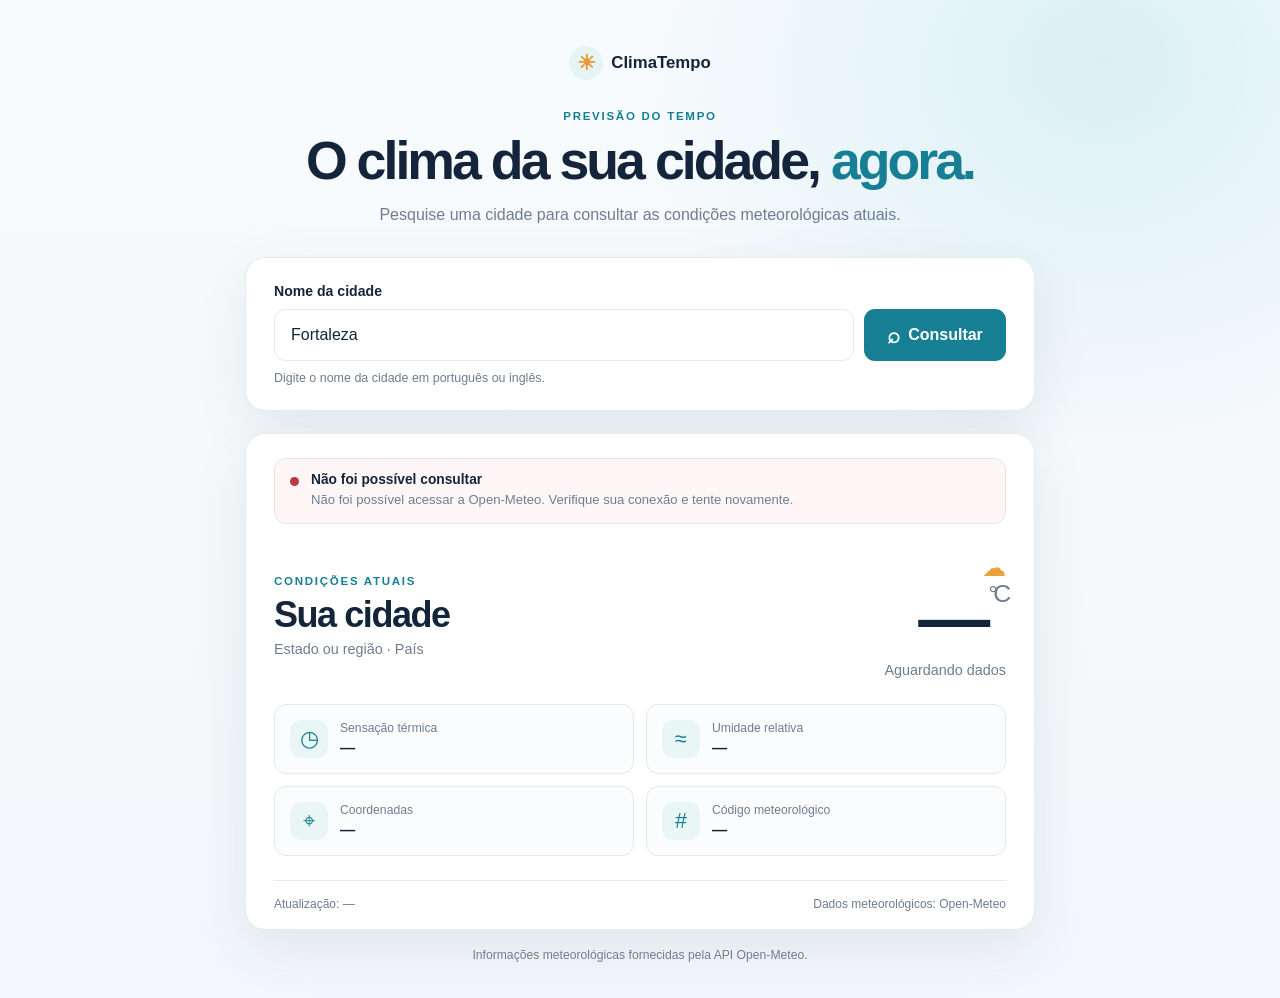
<file: Atd 2/index.html>
<!DOCTYPE html>
<html lang="pt-BR">
  <head>
    <meta charset="UTF-8" />
    <meta http-equiv="refresh" content="0; url=climaTempo.html" />
    <meta name="viewport" content="width=device-width, initial-scale=1.0" />
    <title>ClimaTempo</title>
  </head>
  <body>
    <p>
      Abrindo o ClimaTempo.
      <a href="climaTempo.html">Clique aqui se a página não abrir automaticamente.</a>
    </p>
  </body>
</html>
</file>
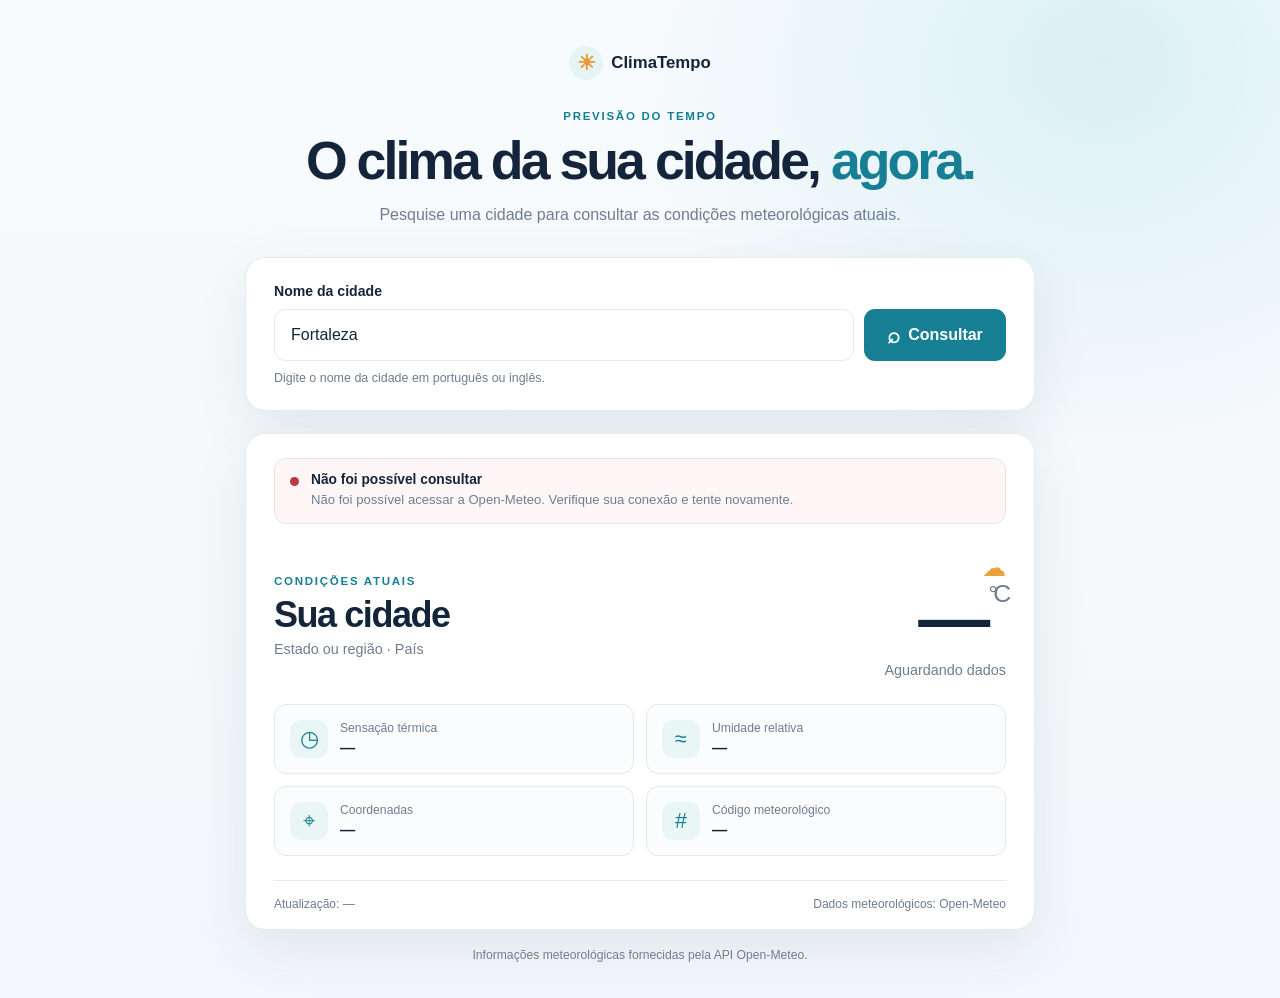
<file: Atd 2/climaTempo.html>
<!DOCTYPE html>
<html lang="pt-BR">
  <head>
    <meta charset="UTF-8" />
    <meta name="viewport" content="width=device-width, initial-scale=1.0" />
    <meta
      name="description"
      content="Consulte as condições meteorológicas atuais de uma cidade."
    />
    <title>ClimaTempo | Clima atual</title>
    <link rel="stylesheet" href="style.css" />
    <script defer src="script.js"></script>
  </head>
  <body>
    <main class="pagina">
      <header class="cabecalho">
        <a class="marca" href="climaTempo.html" aria-label="ClimaTempo, página inicial">
          <span class="marca-icone" aria-hidden="true">☀</span>
          <span>ClimaTempo</span>
        </a>
        <p class="etiqueta">PREVISÃO DO TEMPO</p>
        <h1>O clima da sua cidade, <span>agora.</span></h1>
        <p class="introducao">
          Pesquise uma cidade para consultar as condições meteorológicas atuais.
        </p>
      </header>

      <section class="busca-cartao" aria-label="Consultar cidade">
        <form id="formularioCidade" novalidate>
          <label for="cidade">Nome da cidade</label>
          <div class="busca-linha">
            <input
              id="cidade"
              name="cidade"
              type="text"
              placeholder="Ex.: Fortaleza"
              autocomplete="address-level2"
              aria-describedby="dica-cidade"
            />
            <button id="botaoConsultar" type="submit">
              <span class="icone-busca" aria-hidden="true">⌕</span>
              <span>Consultar</span>
            </button>
          </div>
          <p id="dica-cidade" class="dica">Digite o nome da cidade em português ou inglês.</p>
        </form>
      </section>

      <section
        class="resultado"
        aria-labelledby="titulo-resultado"
        aria-live="polite"
        aria-busy="false"
      >
        <div class="estado" id="painelStatus" data-status="idle">
          <span class="estado-ponto" aria-hidden="true"></span>
          <div>
            <p class="estado-titulo" id="statusConsulta">Aguardando consulta</p>
            <p class="estado-mensagem" id="mensagem">
              Informe uma cidade para ver os dados meteorológicos.
            </p>
          </div>
        </div>

        <div class="clima-cabecalho">
          <div>
            <p class="etiqueta">CONDIÇÕES ATUAIS</p>
            <h2 id="titulo-resultado">
              <span id="nomeCidade">Sua cidade</span>
            </h2>
            <p class="localizacao" id="localizacao">Estado ou região · País</p>
          </div>
          <div class="temperatura-bloco">
            <span class="temperatura-icone" id="iconeClima" aria-hidden="true">☁</span>
            <p class="temperatura" id="temperatura">—<span>°C</span></p>
            <p class="descricao-clima" id="descricaoClima">Aguardando dados</p>
          </div>
        </div>

        <div class="detalhes">
          <article class="detalhe">
            <span class="detalhe-icone" aria-hidden="true">◷</span>
            <div>
              <p class="detalhe-rotulo">Sensação térmica</p>
              <p class="detalhe-valor" id="sensacaoTermica">—</p>
            </div>
          </article>
          <article class="detalhe">
            <span class="detalhe-icone" aria-hidden="true">≈</span>
            <div>
              <p class="detalhe-rotulo">Umidade relativa</p>
              <p class="detalhe-valor" id="umidade">—</p>
            </div>
          </article>
          <article class="detalhe">
            <span class="detalhe-icone" aria-hidden="true">⌖</span>
            <div>
              <p class="detalhe-rotulo">Coordenadas</p>
              <p class="detalhe-valor" id="coordenadas">—</p>
            </div>
          </article>
          <article class="detalhe">
            <span class="detalhe-icone" aria-hidden="true">#</span>
            <div>
              <p class="detalhe-rotulo">Código meteorológico</p>
              <p class="detalhe-valor" id="codigoClima">—</p>
            </div>
          </article>
        </div>

        <footer class="rodape">
          <span>Atualização: <time id="atualizacao">—</time></span>
          <span>Dados meteorológicos: Open-Meteo</span>
        </footer>
      </section>

      <p class="credito">Informações meteorológicas fornecidas pela API Open-Meteo.</p>
    </main>
  </body>
</html>
</file>
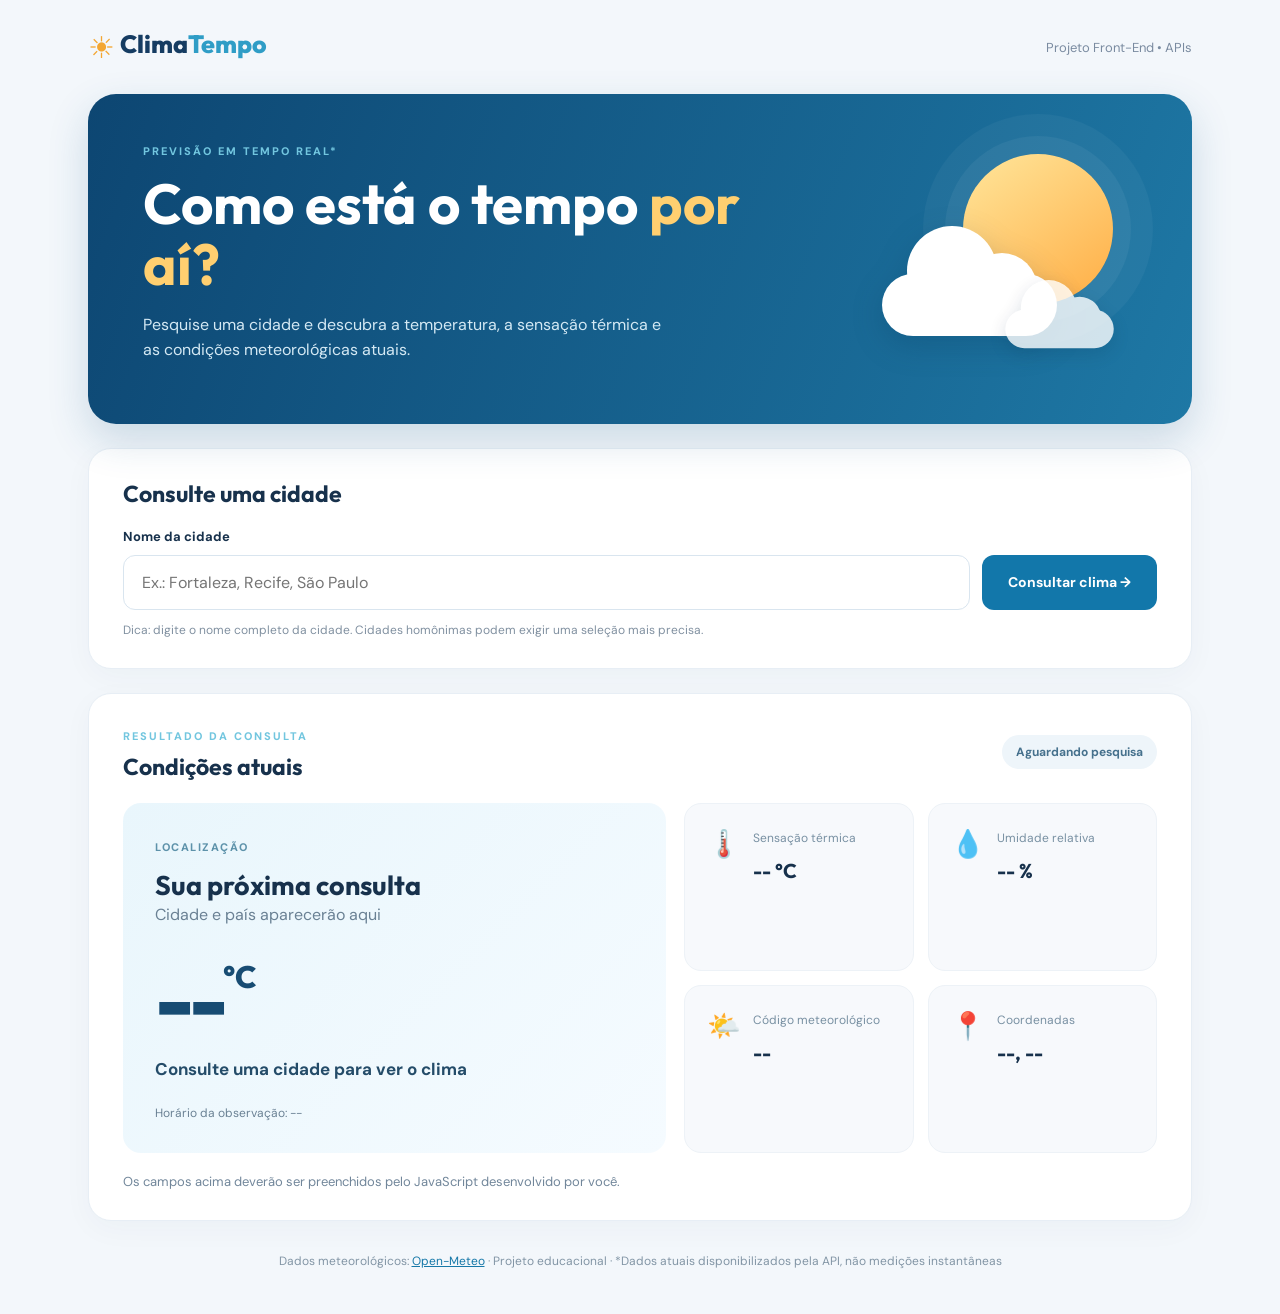
<file: Atd 3/climaTempo.html>
<!DOCTYPE html>
<html lang="pt-br">
<head>
  <meta charset="UTF-8">
  <meta name="viewport" content="width=device-width, initial-scale=1.0">
  <meta name="description" content="Consulta de condições meteorológicas por cidade.">
  <title>ClimaTempo | Consulte o tempo na sua cidade</title>
  <link rel="stylesheet" href="style.css">
  <script src="script.js" defer></script>
</head>
<body>
  <div class="page-shell">
    <header class="topbar"><a class="brand" href="climaTempo.html" aria-label="ClimaTempo, página inicial"><span class="brand-icon">☀</span> Clima<span>Tempo</span></a><span class="topbar-label">Projeto Front-End • APIs</span></header>
    <main>
      <section class="hero" aria-labelledby="titulo"><div class="hero-copy"><span class="eyebrow">PREVISÃO EM TEMPO REAL*</span><h1 id="titulo">Como está o tempo <em>por aí?</em></h1><p>Pesquise uma cidade e descubra a temperatura, a sensação térmica e as condições meteorológicas atuais.</p></div><div class="hero-art" aria-hidden="true"><div class="sun"></div><div class="cloud cloud-one"></div><div class="cloud cloud-two"></div></div></section>
      <section class="search-panel" aria-labelledby="titulo-busca"><h2 id="titulo-busca">Consulte uma cidade</h2><form id="consultaClima"><label for="cidade">Nome da cidade</label><div class="search-row"><input id="cidade" name="cidade" type="search" placeholder="Ex.: Fortaleza, Recife, São Paulo" autocomplete="address-level2" required><button id="botao" type="submit">Consultar clima <span aria-hidden="true">→</span></button></div></form><p class="hint">Dica: digite o nome completo da cidade. Cidades homônimas podem exigir uma seleção mais precisa.</p></section>
      <section class="results" id="resultado" aria-labelledby="titulo-resultado"><div class="section-heading"><div><span class="eyebrow">RESULTADO DA CONSULTA</span><h2 id="titulo-resultado">Condições atuais</h2></div><span class="live-tag" id="statusConsulta" role="status" aria-live="polite">Aguardando pesquisa</span></div>
        <div class="weather-grid"><article class="weather-main"><span class="card-caption">LOCALIZAÇÃO</span><h3 id="nomeCidade">Sua próxima consulta</h3><p id="localizacao">Cidade e país aparecerão aqui</p><div class="temp-line"><span id="temperatura">--</span><span class="degree">°C</span></div><p class="condition" id="descricaoClima">Consulte uma cidade para ver o clima</p><p class="updated" id="atualizacao">Horário da observação: --</p></article>
        <div class="metrics"><article class="metric"><span class="metric-icon">🌡️</span><div><p>Sensação térmica</p><strong id="sensacaoTermica">-- °C</strong></div></article><article class="metric"><span class="metric-icon">💧</span><div><p>Umidade relativa</p><strong id="umidade">-- %</strong></div></article><article class="metric"><span class="metric-icon">🌤️</span><div><p>Código meteorológico</p><strong id="codigoClima">--</strong></div></article><article class="metric"><span class="metric-icon">📍</span><div><p>Coordenadas</p><strong id="coordenadas">--, --</strong></div></article></div></div>
        <p id="mensagem" class="message" role="alert" aria-live="assertive">Os campos acima deverão ser preenchidos pelo JavaScript desenvolvido por você.</p>
      </section>
    </main><footer>Dados meteorológicos: <a href="https://open-meteo.com/" target="_blank" rel="noopener noreferrer">Open-Meteo</a> · Projeto educacional · *Dados atuais disponibilizados pela API, não medições instantâneas</footer>
  </div>
</body>
</html>
</file>
<file: Atd 2/style.css>
:root {
  color-scheme: light;
  --cor-fundo: #f3f7fb;
  --cor-superficie: #ffffff;
  --cor-texto: #14243a;
  --cor-secundaria: #6e7d91;
  --cor-primaria: #167f93;
  --cor-primaria-escura: #0e6879;
  --cor-borda: #e2eaf0;
  --cor-sucesso: #18845d;
  --cor-erro: #b63a45;
  --sombra: 0 18px 55px rgb(34 60 82 / 9%);
}

* {
  box-sizing: border-box;
}

body {
  min-width: 320px;
  min-height: 100vh;
  margin: 0;
  padding: 46px 20px 36px;
  background:
    radial-gradient(ellipse at 86% 6%, rgb(118 204 218 / 23%), transparent 30%),
    linear-gradient(180deg, #f8fbfd 0%, var(--cor-fundo) 100%);
  color: var(--cor-texto);
  font-family: Inter, "Segoe UI", Arial, sans-serif;
}

.pagina {
  width: min(100%, 790px);
  margin: 0 auto;
}

.cabecalho {
  margin-bottom: 30px;
  text-align: center;
}

.marca {
  display: inline-flex;
  align-items: center;
  gap: 8px;
  margin-bottom: 30px;
  color: var(--cor-texto);
  font-size: 1.05rem;
  font-weight: 750;
  text-decoration: none;
}

.marca-icone {
  display: grid;
  width: 34px;
  height: 34px;
  place-items: center;
  border-radius: 50%;
  background: #e6f4f4;
  color: #e89a35;
  font-size: 1.3rem;
}

.etiqueta {
  margin: 0 0 10px;
  color: var(--cor-primaria);
  font-size: 0.72rem;
  font-weight: 800;
  letter-spacing: 0.15em;
}

h1,
h2,
p {
  margin-top: 0;
}

h1 {
  margin-bottom: 12px;
  font-size: clamp(2.1rem, 6vw, 3.35rem);
  letter-spacing: -0.055em;
  line-height: 1.08;
}

h1 span {
  color: var(--cor-primaria);
}

.introducao {
  margin: 0;
  color: var(--cor-secundaria);
  font-size: 1rem;
  line-height: 1.6;
}

.busca-cartao,
.resultado {
  border: 1px solid rgb(226 234 240 / 90%);
  border-radius: 20px;
  background: var(--cor-superficie);
  box-shadow: var(--sombra);
}

.busca-cartao {
  padding: 25px 28px;
}

label {
  display: block;
  margin-bottom: 10px;
  font-size: 0.88rem;
  font-weight: 700;
}

.busca-linha {
  display: flex;
  gap: 10px;
}

input {
  width: 100%;
  min-width: 0;
  height: 52px;
  padding: 0 16px;
  border: 1px solid var(--cor-borda);
  border-radius: 11px;
  outline: 0;
  color: var(--cor-texto);
  font: inherit;
  transition: border-color 150ms ease, box-shadow 150ms ease;
}

input::placeholder {
  color: #a4afbd;
}

input:focus {
  border-color: var(--cor-primaria);
  box-shadow: 0 0 0 3px rgb(22 127 147 / 12%);
}

button {
  display: inline-flex;
  flex: 0 0 auto;
  align-items: center;
  justify-content: center;
  gap: 8px;
  min-width: 142px;
  padding: 0 18px;
  border: 0;
  border-radius: 11px;
  background: var(--cor-primaria);
  color: white;
  cursor: pointer;
  font: inherit;
  font-weight: 700;
  transition: background-color 150ms ease, opacity 150ms ease;
}

button:hover:not(:disabled) {
  background: var(--cor-primaria-escura);
}

button:focus-visible {
  outline: 3px solid rgb(22 127 147 / 28%);
  outline-offset: 3px;
}

button:disabled {
  cursor: wait;
  opacity: 0.72;
}

.icone-busca {
  font-size: 1.35rem;
  line-height: 0.8;
}

.dica {
  margin: 10px 0 0;
  color: var(--cor-secundaria);
  font-size: 0.78rem;
}

.resultado {
  margin-top: 22px;
  padding: 24px 28px 0;
}

.estado {
  display: flex;
  align-items: flex-start;
  gap: 12px;
  padding: 13px 15px;
  border: 1px solid var(--cor-borda);
  border-radius: 12px;
  background: #f8fafc;
}

.estado-ponto {
  width: 9px;
  height: 9px;
  flex: 0 0 auto;
  margin-top: 5px;
  border-radius: 50%;
  background: #9aa8b9;
}

.estado-titulo,
.estado-mensagem {
  margin: 0;
}

.estado-titulo {
  font-size: 0.86rem;
  font-weight: 750;
}

.estado-mensagem {
  margin-top: 3px;
  color: var(--cor-secundaria);
  font-size: 0.82rem;
  line-height: 1.45;
}

.estado[data-status="loading"] .estado-ponto {
  background: #e2a632;
  animation: pulsar 1s ease-in-out infinite;
}

.estado[data-status="success"] {
  border-color: #d7eee5;
  background: #f3fbf7;
}

.estado[data-status="success"] .estado-ponto {
  background: var(--cor-sucesso);
}

.estado[data-status="error"] {
  border-color: #f2dfe1;
  background: #fff7f7;
}

.estado[data-status="error"] .estado-ponto {
  background: var(--cor-erro);
}

.clima-cabecalho {
  display: flex;
  align-items: center;
  justify-content: space-between;
  gap: 20px;
  padding: 30px 0 26px;
}

.clima-cabecalho .etiqueta {
  margin-bottom: 7px;
}

h2 {
  margin-bottom: 5px;
  font-size: clamp(1.65rem, 4vw, 2.25rem);
  letter-spacing: -0.04em;
}

.localizacao {
  margin-bottom: 0;
  color: var(--cor-secundaria);
  font-size: 0.9rem;
}

.temperatura-bloco {
  min-width: 180px;
  text-align: right;
}

.temperatura-icone {
  color: #e8a237;
  font-size: 1.5rem;
}

.temperatura {
  margin: 0;
  font-size: clamp(3rem, 9vw, 4.5rem);
  font-weight: 650;
  letter-spacing: -0.07em;
  line-height: 1;
}

.temperatura span {
  margin-left: 3px;
  color: var(--cor-secundaria);
  font-size: 1.55rem;
  font-weight: 450;
  vertical-align: top;
}

.descricao-clima {
  margin: 8px 0 0;
  color: var(--cor-secundaria);
  font-size: 0.9rem;
}

.detalhes {
  display: grid;
  grid-template-columns: repeat(2, minmax(0, 1fr));
  gap: 12px;
  padding-bottom: 24px;
}

.detalhe {
  display: flex;
  align-items: center;
  gap: 12px;
  min-width: 0;
  padding: 15px;
  border: 1px solid var(--cor-borda);
  border-radius: 12px;
  background: #fbfcfe;
}

.detalhe-icone {
  display: grid;
  width: 38px;
  height: 38px;
  flex: 0 0 auto;
  place-items: center;
  border-radius: 11px;
  background: #eaf5f6;
  color: var(--cor-primaria);
  font-size: 1.35rem;
}

.detalhe-rotulo {
  margin: 0 0 4px;
  color: var(--cor-secundaria);
  font-size: 0.76rem;
}

.detalhe-valor {
  overflow-wrap: anywhere;
  margin: 0;
  font-size: 0.95rem;
  font-weight: 700;
  font-variant-numeric: tabular-nums;
}

.rodape {
  display: flex;
  justify-content: space-between;
  gap: 12px;
  padding: 16px 0 18px;
  border-top: 1px solid var(--cor-borda);
  color: var(--cor-secundaria);
  font-size: 0.75rem;
}

.credito {
  margin: 18px 0 0;
  color: var(--cor-secundaria);
  font-size: 0.76rem;
  text-align: center;
}

@keyframes pulsar {
  50% {
    opacity: 0.35;
  }
}

@media (max-width: 560px) {
  body {
    padding: 28px 14px;
  }

  .marca {
    margin-bottom: 24px;
  }

  .busca-cartao {
    padding: 20px;
  }

  .busca-linha {
    flex-direction: column;
  }

  button {
    min-height: 50px;
  }

  .resultado {
    padding: 18px 18px 0;
  }

  .clima-cabecalho {
    align-items: flex-start;
  }

  .temperatura-bloco {
    min-width: auto;
  }

  .temperatura {
    font-size: 3.1rem;
  }

  .temperatura span {
    font-size: 1.15rem;
  }

  .detalhes {
    grid-template-columns: 1fr;
  }

  .rodape {
    flex-direction: column;
  }
}
</file>
<file: Atd 3/style.css>
@import url('https://fonts.googleapis.com/css2?family=DM+Sans:wght@400;500;600;700;800&family=Outfit:wght@400;500;600;700;800&display=swap');
:root{font-family:'DM Sans',Arial,sans-serif;color:#17314c;background:#f3f7fb;font-synthesis:none}*{box-sizing:border-box}body{margin:0}.page-shell{max-width:1160px;margin:auto;padding:0 28px}.topbar{display:flex;justify-content:space-between;align-items:center;padding:28px 0}.brand{font-family:Outfit,Arial,sans-serif;font-weight:800;font-size:25px;text-decoration:none;color:#153c62}.brand span:last-child{color:#2f9dc6}.brand-icon{color:#f3a632;font-size:30px;vertical-align:middle}.topbar-label{color:#7a8ba0;font-size:13px}.hero{min-height:295px;display:flex;align-items:center;justify-content:space-between;gap:24px;background:linear-gradient(110deg,#0d4672,#1e78a5);color:#fff;border-radius:28px;padding:45px 55px;overflow:hidden;position:relative;box-shadow:0 16px 40px #1a5a8530}.hero-copy{position:relative;z-index:2;max-width:610px}.eyebrow{font-size:11px;font-weight:800;letter-spacing:2px;color:#72c6df}.hero h1{font-family:Outfit,Arial,sans-serif;font-size:clamp(36px,4.4vw,58px);line-height:1.08;margin:14px 0}.hero h1 em{font-style:normal;color:#ffcf70}.hero p{max-width:520px;color:#d4e9f4;font-size:16px;line-height:1.6}.hero-art{width:260px;height:210px;position:relative;flex-shrink:0}.sun{width:150px;height:150px;border-radius:50%;background:linear-gradient(145deg,#ffe69b,#ffad44);position:absolute;right:24px;top:0;box-shadow:0 0 0 18px #ffffff0d,0 0 0 40px #ffffff0a}.cloud{position:absolute;width:175px;height:62px;border-radius:45px;background:#fff;bottom:28px;left:5px;filter:drop-shadow(0 10px 15px #002d4d30)}.cloud:before,.cloud:after{content:'';position:absolute;background:#fff;border-radius:50%}.cloud:before{width:90px;height:90px;left:25px;bottom:20px}.cloud:after{width:70px;height:70px;right:20px;bottom:13px}.cloud-two{transform:scale(.62);left:95px;bottom:4px;opacity:.8}.search-panel,.results{background:#fff;border:1px solid #e7eef5;border-radius:23px;padding:30px 34px;margin-top:24px;box-shadow:0 8px 30px #17314c09}h2{font-family:Outfit,Arial,sans-serif;font-size:23px;margin:0 0 20px}label{display:block;font-weight:700;font-size:13px;margin-bottom:10px}.search-row{display:flex;gap:12px}input{flex:1;min-width:0;padding:16px 18px;border:1.5px solid #d9e5ef;border-radius:12px;font:inherit;outline:none}input:focus{border-color:#2b9ac4;box-shadow:0 0 0 3px #2b9ac422}button{border:0;background:#1277aa;color:#fff;padding:16px 26px;border-radius:12px;font:700 14px 'DM Sans',Arial;cursor:pointer}button:hover{background:#0d5e8a}button:disabled{opacity:.6;cursor:wait}.hint{font-size:12px;color:#8090a0;margin:12px 0 0}.section-heading{display:flex;justify-content:space-between;align-items:center;gap:15px;margin-bottom:22px}.section-heading h2{margin:7px 0 0}.live-tag{border-radius:99px;background:#eef5fa;color:#46718d;font-size:12px;font-weight:700;padding:9px 14px}.weather-grid{display:grid;grid-template-columns:1.15fr 1fr;gap:18px}.weather-main{border-radius:18px;background:linear-gradient(135deg,#e9f6fc,#f5fbff);padding:32px}.card-caption{color:#5d92aa;font-size:11px;letter-spacing:1.5px;font-weight:800}.weather-main h3{font:700 27px Outfit,Arial;margin:12px 0 2px}.weather-main>p{margin:0;color:#6a8194}.temp-line{display:flex;align-items:flex-start;margin:20px 0 6px;font:800 85px Outfit,Arial;letter-spacing:-5px;color:#174c73}.degree{font-size:31px;letter-spacing:0;margin-top:12px}.weather-main .condition{font-size:17px;color:#244c69;font-weight:700}.weather-main .updated{margin-top:25px;font-size:12px}.metrics{display:grid;grid-template-columns:1fr 1fr;gap:14px}.metric{background:#f7f9fc;border:1px solid #edf2f7;border-radius:17px;padding:22px;display:flex;align-items:flex-start;gap:12px}.metric-icon{font-size:27px}.metric p{font-size:12px;color:#7890a2;margin:4px 0 12px}.metric strong{font:700 20px Outfit,Arial;overflow-wrap:anywhere}.message{margin:20px 0 0;color:#71869a;font-size:13px}footer{padding:32px 0 45px;text-align:center;font-size:12px;color:#8295a5}footer a{color:#1678a8}@media(max-width:800px){.hero{padding:34px}.hero-art{width:170px;transform:scale(.8);transform-origin:right center}.weather-grid{grid-template-columns:1fr}}@media(max-width:560px){.page-shell{padding:0 14px}.topbar-label,.hero-art{display:none}.hero{padding:28px;min-height:260px}.hero h1{font-size:38px}.search-panel,.results{padding:23px 18px}.search-row{flex-direction:column}.metrics{grid-template-columns:1fr 1fr}.metric{padding:14px;display:block}.metric strong{font-size:17px}.section-heading{align-items:flex-start;flex-direction:column}.temp-line{font-size:70px}}
</file>
